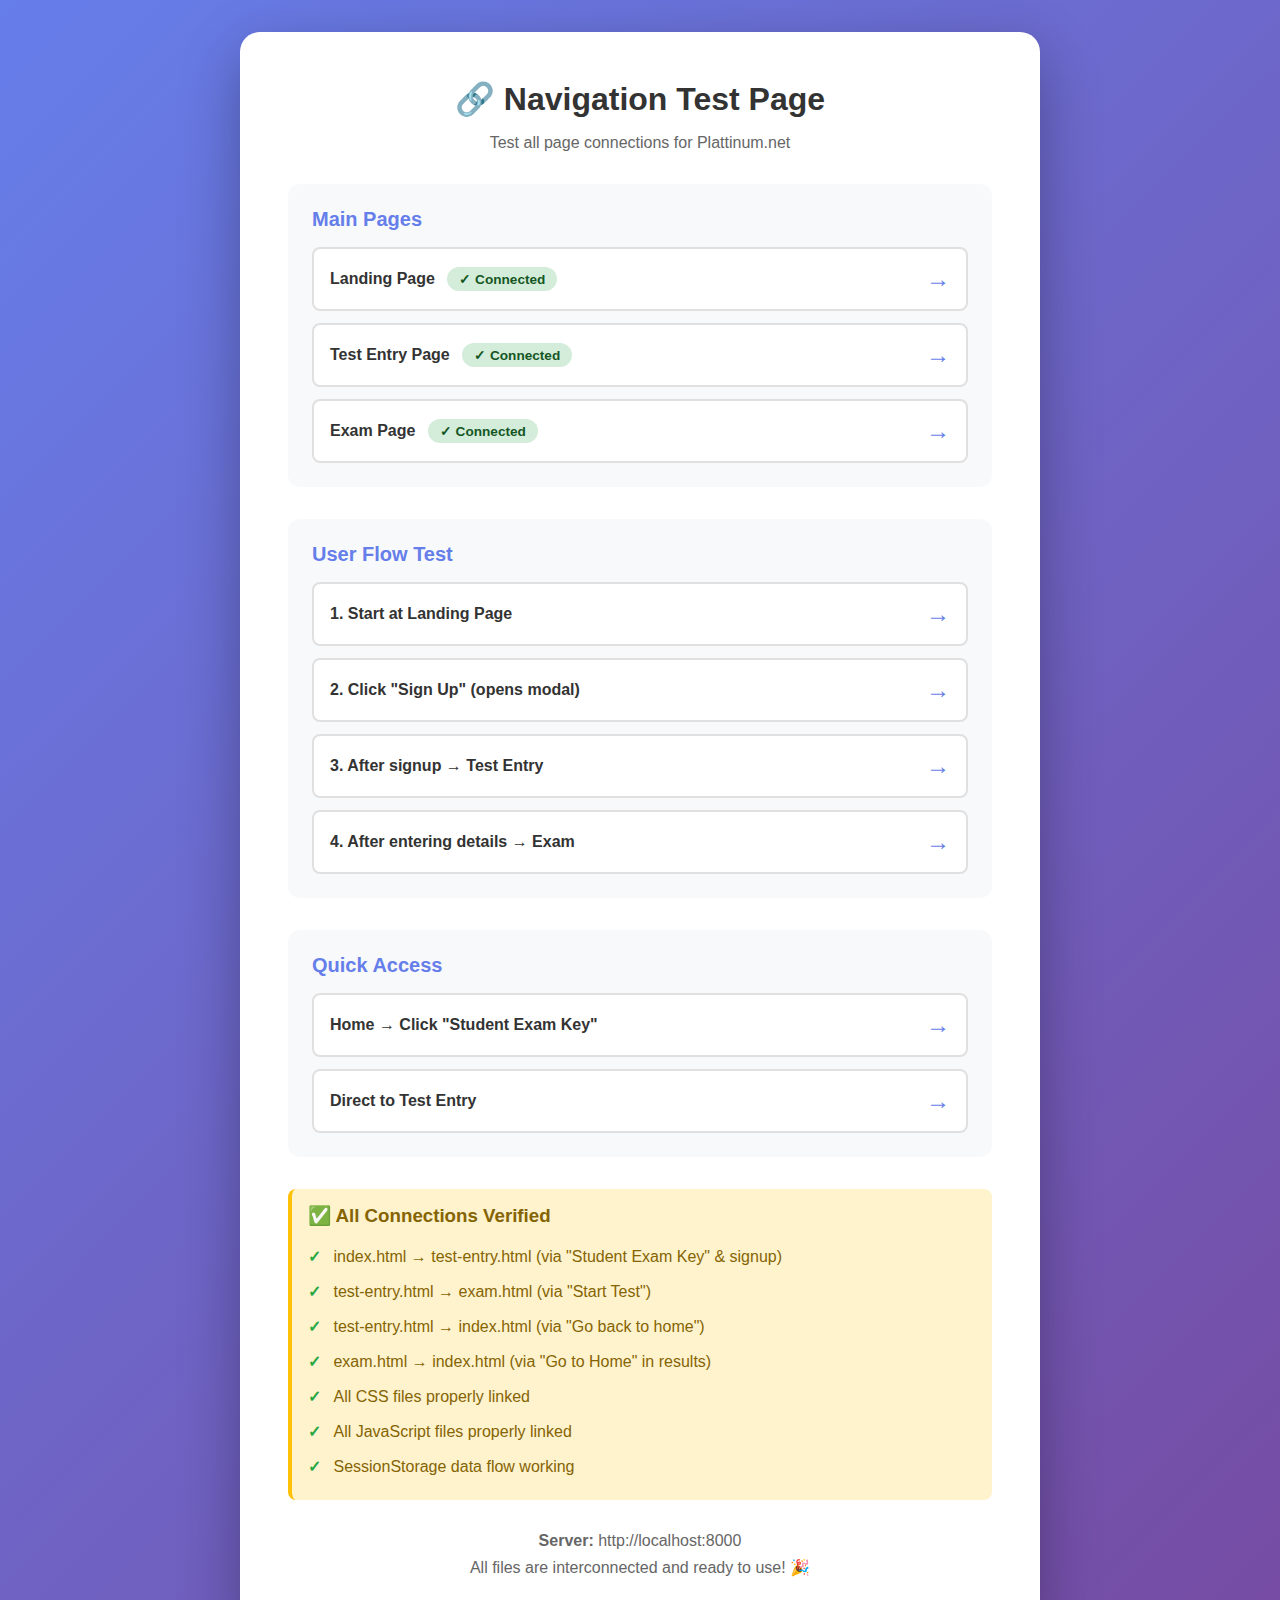
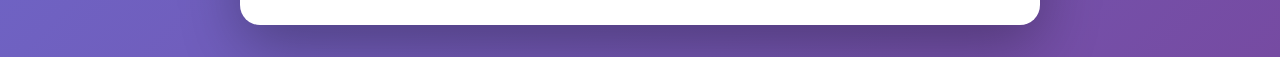
<file: test-navigation.html>
<!DOCTYPE html>
<html lang="en">
<head>
    <meta charset="UTF-8">
    <meta name="viewport" content="width=device-width, initial-scale=1.0">
    <title>Navigation Test - Plattinum.net</title>
    <style>
        * {
            margin: 0;
            padding: 0;
            box-sizing: border-box;
        }
        
        body {
            font-family: -apple-system, BlinkMacSystemFont, 'Segoe UI', Roboto, sans-serif;
            background: linear-gradient(135deg, #667eea 0%, #764ba2 100%);
            min-height: 100vh;
            display: flex;
            align-items: center;
            justify-content: center;
            padding: 2rem;
        }
        
        .container {
            background: white;
            border-radius: 20px;
            padding: 3rem;
            max-width: 800px;
            width: 100%;
            box-shadow: 0 20px 60px rgba(0,0,0,0.3);
        }
        
        h1 {
            color: #333;
            margin-bottom: 1rem;
            text-align: center;
        }
        
        .subtitle {
            text-align: center;
            color: #666;
            margin-bottom: 2rem;
        }
        
        .test-section {
            margin-bottom: 2rem;
            padding: 1.5rem;
            background: #f8f9fa;
            border-radius: 12px;
        }
        
        .test-section h2 {
            color: #667eea;
            margin-bottom: 1rem;
            font-size: 1.25rem;
        }
        
        .link-list {
            display: flex;
            flex-direction: column;
            gap: 0.75rem;
        }
        
        .test-link {
            display: flex;
            align-items: center;
            justify-content: space-between;
            padding: 1rem;
            background: white;
            border: 2px solid #e0e0e0;
            border-radius: 8px;
            text-decoration: none;
            color: #333;
            transition: all 0.3s;
        }
        
        .test-link:hover {
            border-color: #667eea;
            transform: translateX(5px);
            box-shadow: 0 4px 12px rgba(102, 126, 234, 0.2);
        }
        
        .test-link span {
            font-weight: 600;
        }
        
        .test-link .arrow {
            color: #667eea;
            font-size: 1.5rem;
        }
        
        .status {
            display: inline-block;
            padding: 0.25rem 0.75rem;
            border-radius: 20px;
            font-size: 0.85rem;
            font-weight: 600;
            margin-left: 0.5rem;
        }
        
        .status.connected {
            background: #d4edda;
            color: #155724;
        }
        
        .checklist {
            background: #fff3cd;
            border-left: 4px solid #ffc107;
            padding: 1rem;
            margin-top: 2rem;
            border-radius: 8px;
        }
        
        .checklist h3 {
            color: #856404;
            margin-bottom: 0.75rem;
        }
        
        .checklist ul {
            list-style: none;
            padding-left: 0;
        }
        
        .checklist li {
            padding: 0.5rem 0;
            color: #856404;
        }
        
        .checklist li:before {
            content: "✓ ";
            color: #28a745;
            font-weight: bold;
            margin-right: 0.5rem;
        }
    </style>
</head>
<body>
    <div class="container">
        <h1>🔗 Navigation Test Page</h1>
        <p class="subtitle">Test all page connections for Plattinum.net</p>
        
        <div class="test-section">
            <h2>Main Pages</h2>
            <div class="link-list">
                <a href="index.html" class="test-link">
                    <span>Landing Page <span class="status connected">✓ Connected</span></span>
                    <span class="arrow">→</span>
                </a>
                <a href="test-entry.html" class="test-link">
                    <span>Test Entry Page <span class="status connected">✓ Connected</span></span>
                    <span class="arrow">→</span>
                </a>
                <a href="exam.html" class="test-link">
                    <span>Exam Page <span class="status connected">✓ Connected</span></span>
                    <span class="arrow">→</span>
                </a>
            </div>
        </div>
        
        <div class="test-section">
            <h2>User Flow Test</h2>
            <div class="link-list">
                <a href="index.html" class="test-link">
                    <span>1. Start at Landing Page</span>
                    <span class="arrow">→</span>
                </a>
                <a href="javascript:alert('Click Sign Up button on landing page')" class="test-link">
                    <span>2. Click "Sign Up" (opens modal)</span>
                    <span class="arrow">→</span>
                </a>
                <a href="test-entry.html" class="test-link">
                    <span>3. After signup → Test Entry</span>
                    <span class="arrow">→</span>
                </a>
                <a href="exam.html" class="test-link">
                    <span>4. After entering details → Exam</span>
                    <span class="arrow">→</span>
                </a>
            </div>
        </div>
        
        <div class="test-section">
            <h2>Quick Access</h2>
            <div class="link-list">
                <a href="index.html" class="test-link">
                    <span>Home → Click "Student Exam Key"</span>
                    <span class="arrow">→</span>
                </a>
                <a href="test-entry.html" class="test-link">
                    <span>Direct to Test Entry</span>
                    <span class="arrow">→</span>
                </a>
            </div>
        </div>
        
        <div class="checklist">
            <h3>✅ All Connections Verified</h3>
            <ul>
                <li>index.html → test-entry.html (via "Student Exam Key" & signup)</li>
                <li>test-entry.html → exam.html (via "Start Test")</li>
                <li>test-entry.html → index.html (via "Go back to home")</li>
                <li>exam.html → index.html (via "Go to Home" in results)</li>
                <li>All CSS files properly linked</li>
                <li>All JavaScript files properly linked</li>
                <li>SessionStorage data flow working</li>
            </ul>
        </div>
        
        <div style="text-align: center; margin-top: 2rem; color: #666;">
            <p><strong>Server:</strong> http://localhost:8000</p>
            <p style="margin-top: 0.5rem;">All files are interconnected and ready to use! 🎉</p>
        </div>
    </div>
</body>
</html>
</file>
